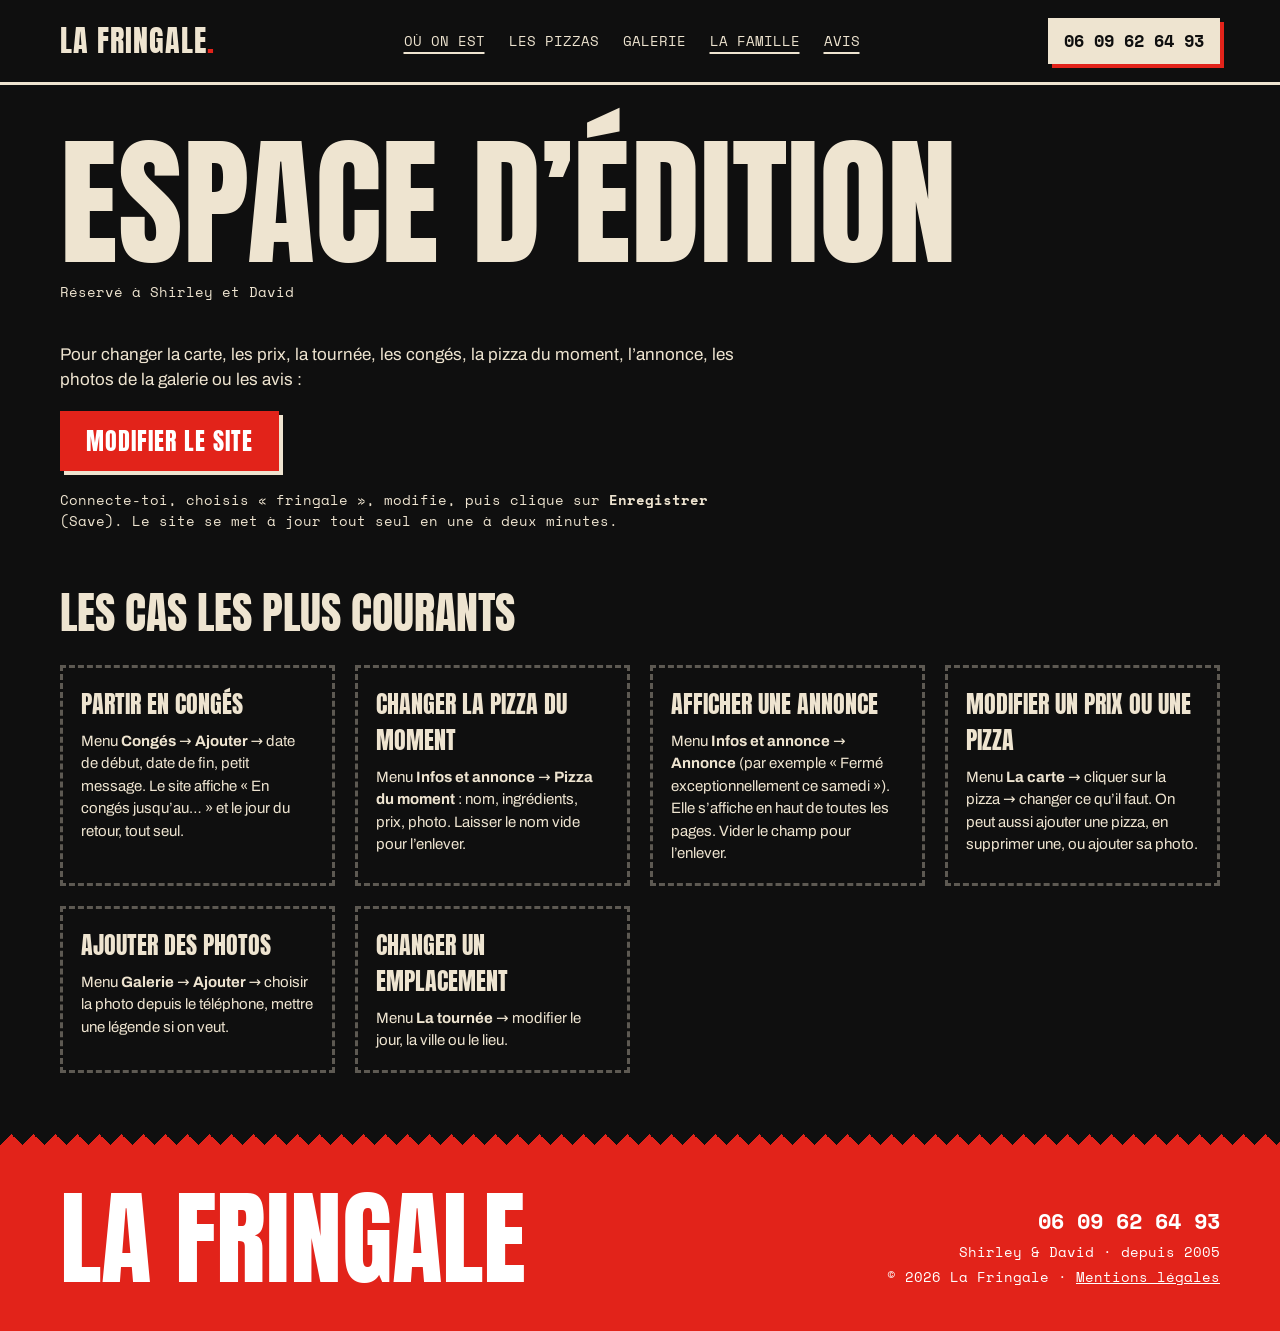
<file: admin.html>
<!doctype html>
<html lang="fr">
<head>
  <meta charset="utf-8">
  <meta name="viewport" content="width=device-width, initial-scale=1">
  <title>Espace d’édition · La Fringale</title>
  <meta name="description" content="Espace réservé à Shirley et David pour modifier le site.">
  <meta name="robots" content="noindex">
  <meta name="theme-color" content="#0f0f0f">
  <link rel="icon" type="image/png" href="images/favicon.png">
  <link rel="apple-touch-icon" href="images/apple-touch-icon.png">
  <meta property="og:title" content="Espace d’édition · La Fringale">
  <meta property="og:image" content="images/partage.jpg">
  <link rel="preload" href="assets/polices/anton.woff2" as="font" type="font/woff2" crossorigin>
  <link rel="stylesheet" href="assets/style.css">
</head>
<body>
  <p class="annonce" id="annonce" hidden></p>

  <header class="entete">
    <div class="conteneur">
      <a class="logo" href="index.html">La Fringale<span>.</span></a>
      <nav class="nav" aria-label="Navigation principale">
        <a href="index.html#tournee" aria-current="page">Où on est</a>
        <a href="carte.html">Les pizzas</a>
        <a href="galerie.html">Galerie</a>
        <a href="index.html#famille" aria-current="page">La famille</a>
        <a href="index.html#avis" aria-current="page">Avis</a>
      </nav>
      <a class="bouton-tel" href="tel:+33609626493" data-tel data-tel-texte>06 09 62 64 93</a>
    </div>
  </header>

  <main class="conteneur admin" style="padding-bottom: 72px">
    <div class="carte-entete">
      <h1>Espace d’édition</h1>
      <p class="note-mono" style="margin: 8px 0 0">Réservé à Shirley et David</p>
    </div>

    <div class="admin-entree">
      <p>Pour changer la carte, les prix, la tournée, les congés, la pizza du moment, l’annonce, les photos de la galerie ou les avis :</p>
      <a class="bouton" href="https://app.pagescms.org/" target="_blank" rel="noopener">Modifier le site</a>
      <p class="note-mono">Connecte-toi, choisis « fringale », modifie, puis clique sur <strong>Enregistrer</strong> (Save). Le site se met à jour tout seul en une à deux minutes.</p>
    </div>

    <h2 class="groupe-titre">Les cas les plus courants</h2>
    <div class="admin-cas">
      <article class="info">
        <h3>Partir en congés</h3>
        <p>Menu <strong>Congés</strong> → <strong>Ajouter</strong> → date de début, date de fin, petit message. Le site affiche « En congés jusqu’au… » et le jour du retour, tout seul.</p>
      </article>
      <article class="info">
        <h3>Changer la pizza du moment</h3>
        <p>Menu <strong>Infos et annonce</strong> → <strong>Pizza du moment</strong> : nom, ingrédients, prix, photo. Laisser le nom vide pour l’enlever.</p>
      </article>
      <article class="info">
        <h3>Afficher une annonce</h3>
        <p>Menu <strong>Infos et annonce</strong> → <strong>Annonce</strong> (par exemple « Fermé exceptionnellement ce samedi »). Elle s’affiche en haut de toutes les pages. Vider le champ pour l’enlever.</p>
      </article>
      <article class="info">
        <h3>Modifier un prix ou une pizza</h3>
        <p>Menu <strong>La carte</strong> → cliquer sur la pizza → changer ce qu’il faut. On peut aussi ajouter une pizza, en supprimer une, ou ajouter sa photo.</p>
      </article>
      <article class="info">
        <h3>Ajouter des photos</h3>
        <p>Menu <strong>Galerie</strong> → <strong>Ajouter</strong> → choisir la photo depuis le téléphone, mettre une légende si on veut.</p>
      </article>
      <article class="info">
        <h3>Changer un emplacement</h3>
        <p>Menu <strong>La tournée</strong> → modifier le jour, la ville ou le lieu.</p>
      </article>
    </div>
  </main>

  <footer class="pied">
    <div class="conteneur">
      <div class="pied-logo">La Fringale</div>
      <div class="pied-infos">
        <a class="tel" href="tel:+33609626493" data-tel data-tel-texte>06 09 62 64 93</a>
        <p>Shirley &amp; David · depuis 2005</p>
        <p><a href="#" data-reseau="facebook" hidden>Facebook</a> <a href="#" data-reseau="instagram" hidden>Instagram</a></p>
        <p>© <span id="annee">2026</span> La Fringale · <a href="mentions-legales.html">Mentions légales</a></p>
      </div>
    </div>
  </footer>

  <a class="appel-fixe" href="tel:+33609626493" data-tel>Appeler pour commander</a>

  <dialog class="popup-tel" id="popup-tel" aria-labelledby="popup-tel-titre">
    <button class="popup-fermer" type="button" data-fermer aria-label="Fermer">×</button>
    <p class="popup-etiquette" id="popup-tel-titre">Pour commander</p>
    <a class="popup-numero" href="tel:+33609626493" data-tel-direct>06 09 62 64 93</a>
    <p class="popup-info">Commande dès le matin, ta pizza est prête à l’heure convenue entre 17h et 21h.</p>
    <div class="popup-actions">
      <a class="bouton" href="tel:+33609626493" data-tel-direct>Appeler</a>
      <button class="popup-copier" type="button" data-copier>Copier le numéro</button>
    </div>
  </dialog>

  <script src="assets/donnees.js"></script>
  <script src="assets/app.js"></script>
</body>
</html>
</file>
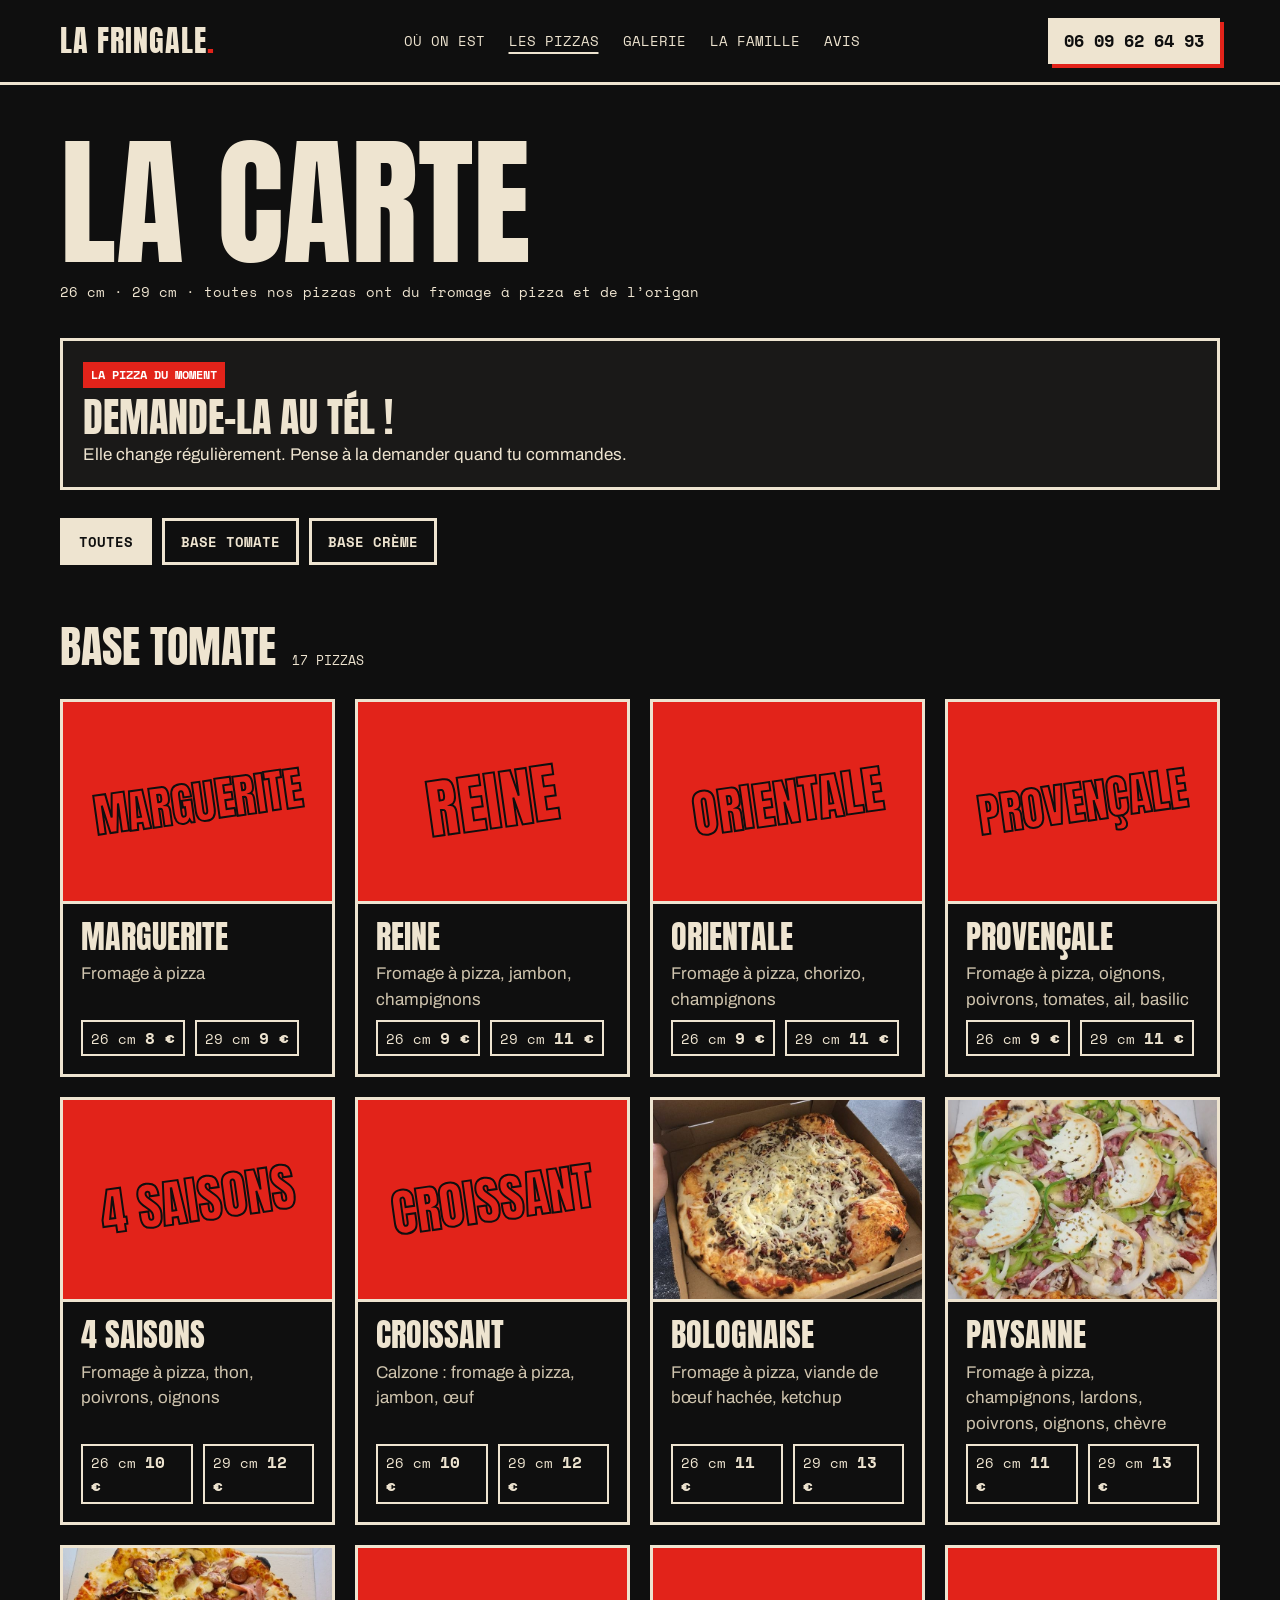
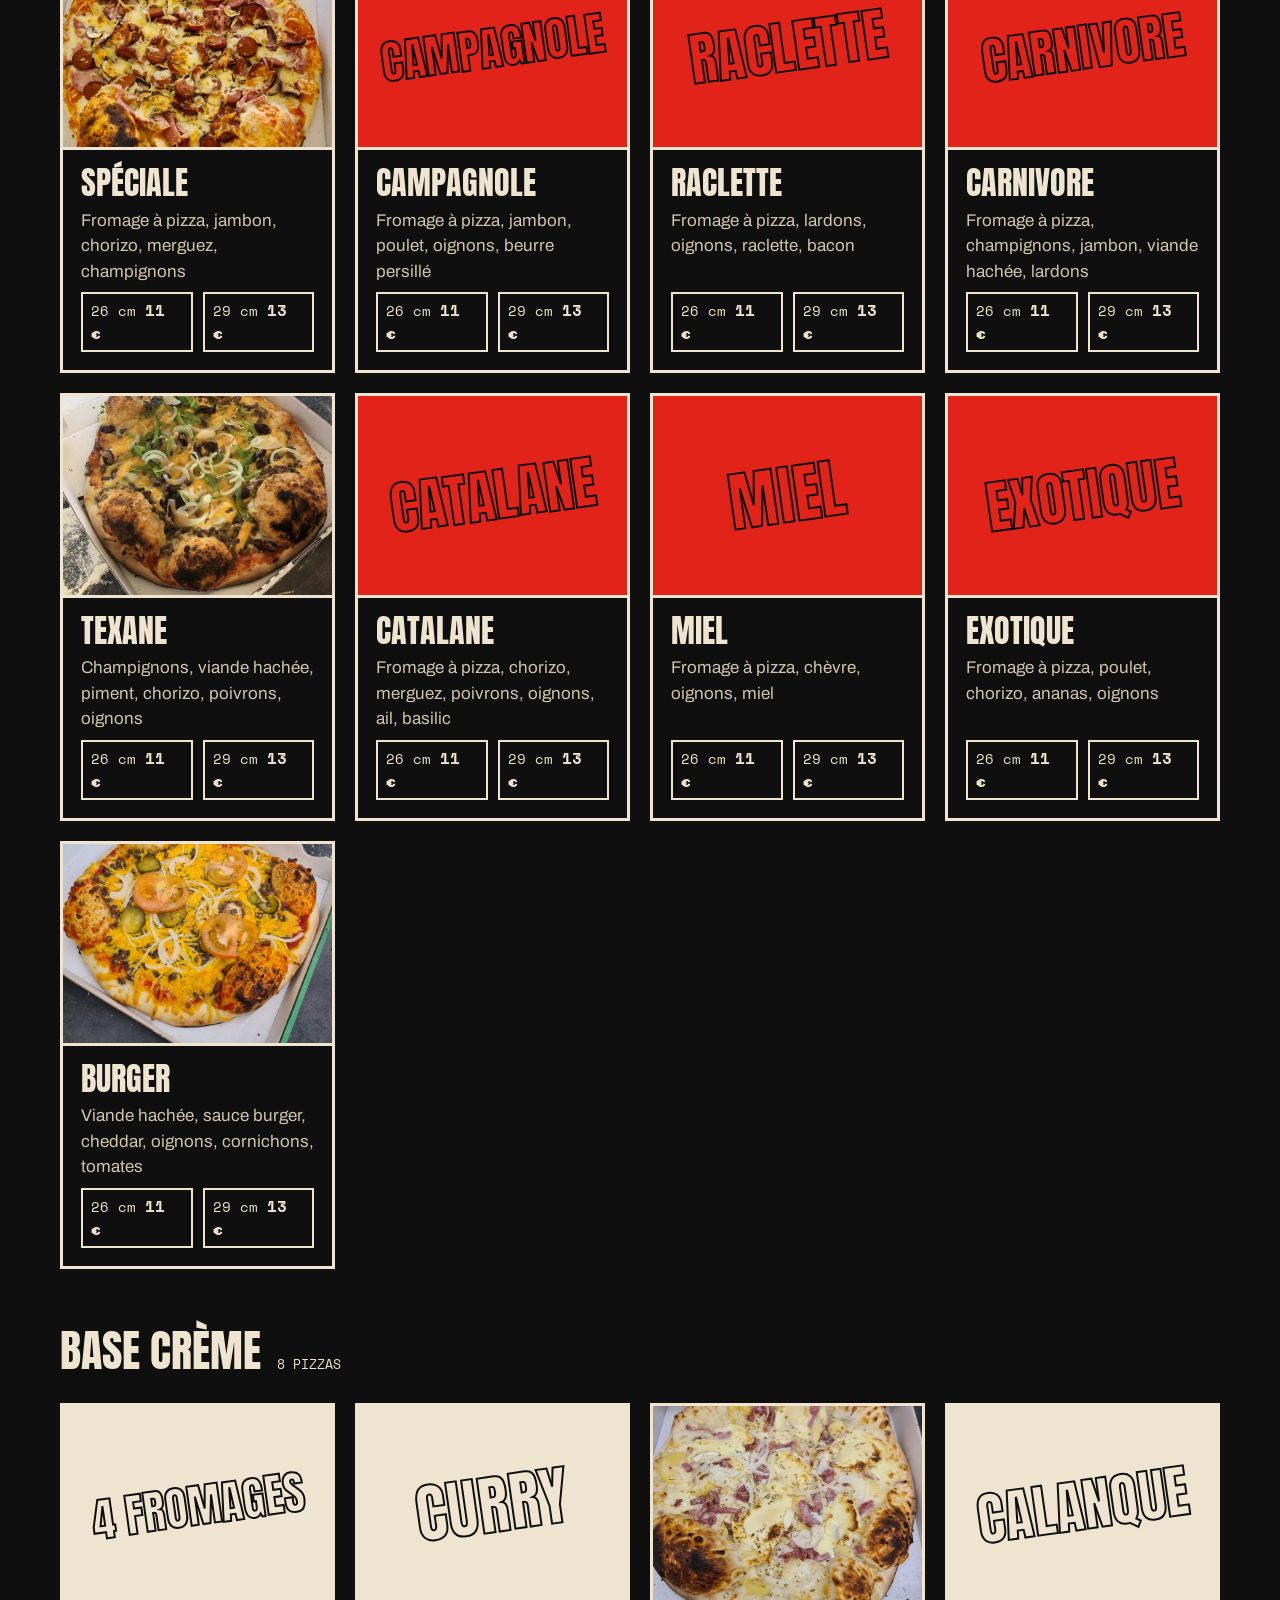
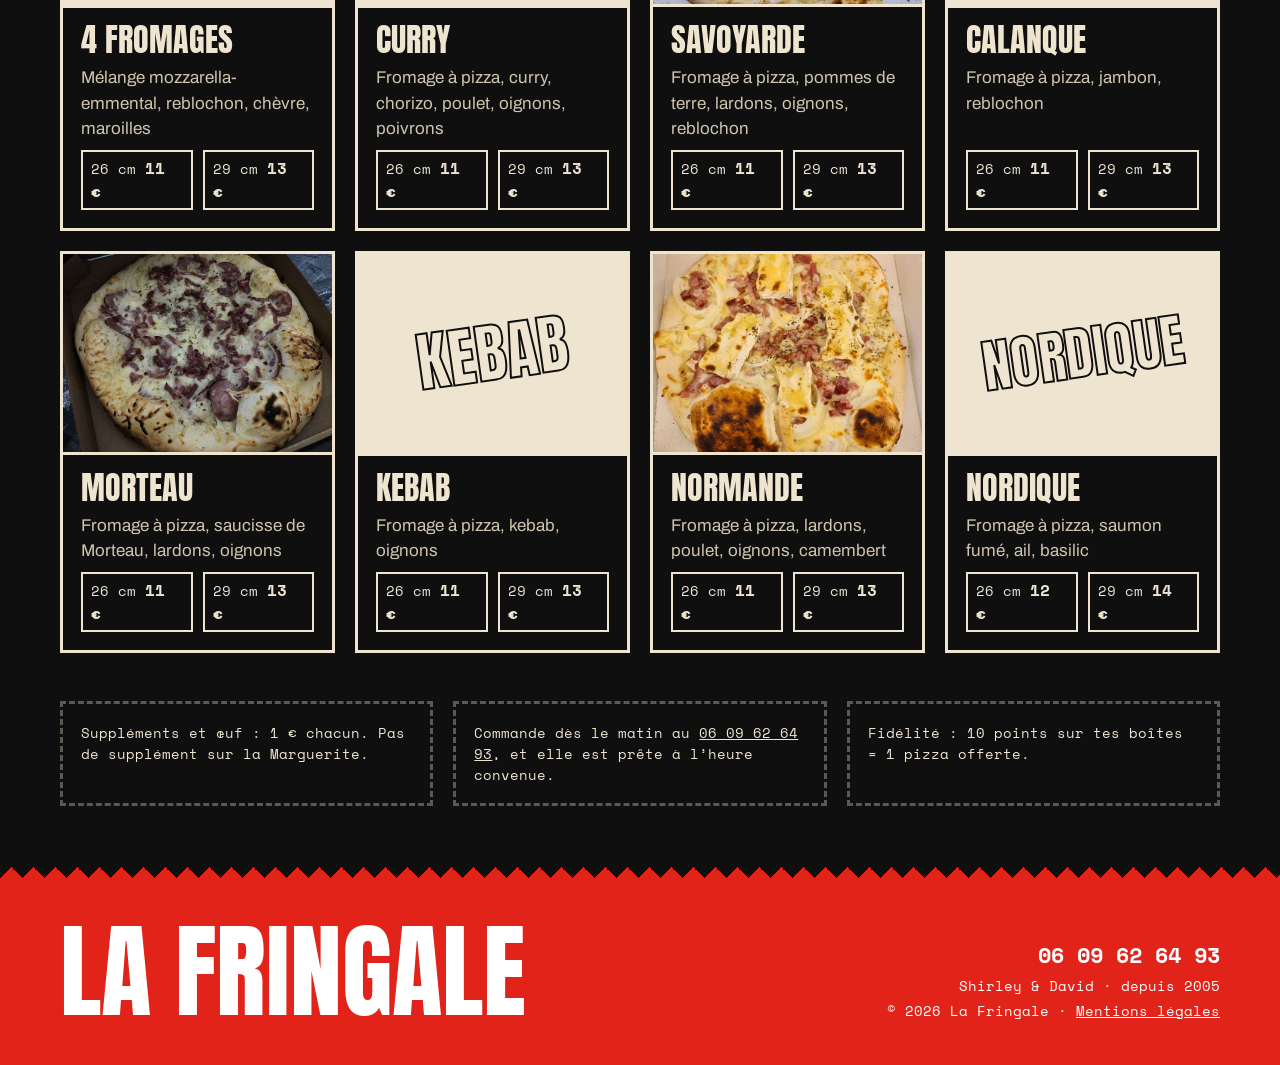
<file: carte.html>
<!doctype html>
<html lang="fr">
<head>
  <meta charset="utf-8">
  <meta name="viewport" content="width=device-width, initial-scale=1">
  <title>La carte · La Fringale, pizzas au camion</title>
  <meta name="description" content="Les 25 pizzas de La Fringale, base tomate ou base crème, en 26 cm ou 29 cm, de 8 € à 14 €. Commande au 06 09 62 64 93.">
  <meta name="theme-color" content="#0f0f0f">
  <link rel="icon" type="image/png" href="images/favicon.png">
  <link rel="apple-touch-icon" href="images/apple-touch-icon.png">
  <meta property="og:title" content="La carte · La Fringale">
  <meta property="og:image" content="images/partage.jpg">
  <link rel="preload" href="assets/polices/anton.woff2" as="font" type="font/woff2" crossorigin>
  <link rel="stylesheet" href="assets/style.css">
</head>
<body>
  <p class="annonce" id="annonce" hidden></p>

  <header class="entete">
    <div class="conteneur">
      <a class="logo" href="index.html">La Fringale<span>.</span></a>
      <nav class="nav" aria-label="Navigation principale">
        <a href="index.html#tournee">Où on est</a>
        <a href="carte.html" aria-current="page">Les pizzas</a>
        <a href="galerie.html">Galerie</a>
        <a href="index.html#famille">La famille</a>
        <a href="index.html#avis">Avis</a>
      </nav>
      <a class="bouton-tel" href="tel:+33609626493" data-tel data-tel-texte>06 09 62 64 93</a>
    </div>
  </header>

  <main class="conteneur" style="padding-bottom: 72px">
    <div class="carte-entete">
      <h1>La carte</h1>
      <p class="note-mono" style="margin: 8px 0 0">26 cm · 29 cm · toutes nos pizzas ont du fromage à pizza et de l’origan</p>
    </div>

    <section class="moment" id="pizza-moment" aria-label="La pizza du moment">
      <div class="moment-texte">
        <span class="moment-etiquette">La pizza du moment</span>
        <h2>Demande-la au tél&nbsp;!</h2>
        <p>Elle change régulièrement. Pense à la demander quand tu commandes.</p>
      </div>
    </section>

    <div class="filtres" role="group" aria-label="Filtrer les pizzas">
      <button class="filtre" type="button" data-filtre="toutes" aria-pressed="true">Toutes</button>
      <button class="filtre" type="button" data-filtre="tomate" aria-pressed="false">Base tomate</button>
      <button class="filtre" type="button" data-filtre="creme" aria-pressed="false">Base crème</button>
    </div>

    <div id="carte-complete"></div>

    <div class="infos-carte">
      <div class="info"><p>Suppléments et œuf : 1 € chacun. Pas de supplément sur la Marguerite.</p></div>
      <div class="info"><p>Commande dès le matin au <a href="tel:+33609626493" data-tel data-tel-texte>06 09 62 64 93</a>, et elle est prête à l’heure convenue.</p></div>
      <div class="info"><p>Fidélité : 10 points sur tes boîtes = 1 pizza offerte.</p></div>
    </div>
  </main>

  <footer class="pied">
    <div class="conteneur">
      <div class="pied-logo">La Fringale</div>
      <div class="pied-infos">
        <a class="tel" href="tel:+33609626493" data-tel data-tel-texte>06 09 62 64 93</a>
        <p>Shirley &amp; David · depuis 2005</p>
        <p><a href="#" data-reseau="facebook" hidden>Facebook</a> <a href="#" data-reseau="instagram" hidden>Instagram</a></p>
        <p>© <span id="annee">2026</span> La Fringale · <a href="mentions-legales.html">Mentions légales</a></p>
      </div>
    </div>
  </footer>

  <a class="appel-fixe" href="tel:+33609626493" data-tel>Appeler pour commander</a>

  <dialog class="popup-tel" id="popup-tel" aria-labelledby="popup-tel-titre">
    <button class="popup-fermer" type="button" data-fermer aria-label="Fermer">×</button>
    <p class="popup-etiquette" id="popup-tel-titre">Pour commander</p>
    <a class="popup-numero" href="tel:+33609626493" data-tel-direct>06 09 62 64 93</a>
    <p class="popup-info">Commande dès le matin, ta pizza est prête à l’heure convenue entre 17h et 21h.</p>
    <div class="popup-actions">
      <a class="bouton" href="tel:+33609626493" data-tel-direct>Appeler</a>
      <button class="popup-copier" type="button" data-copier>Copier le numéro</button>
    </div>
  </dialog>

  <script src="assets/donnees.js"></script>
  <script src="assets/app.js"></script>
</body>
</html>
</file>
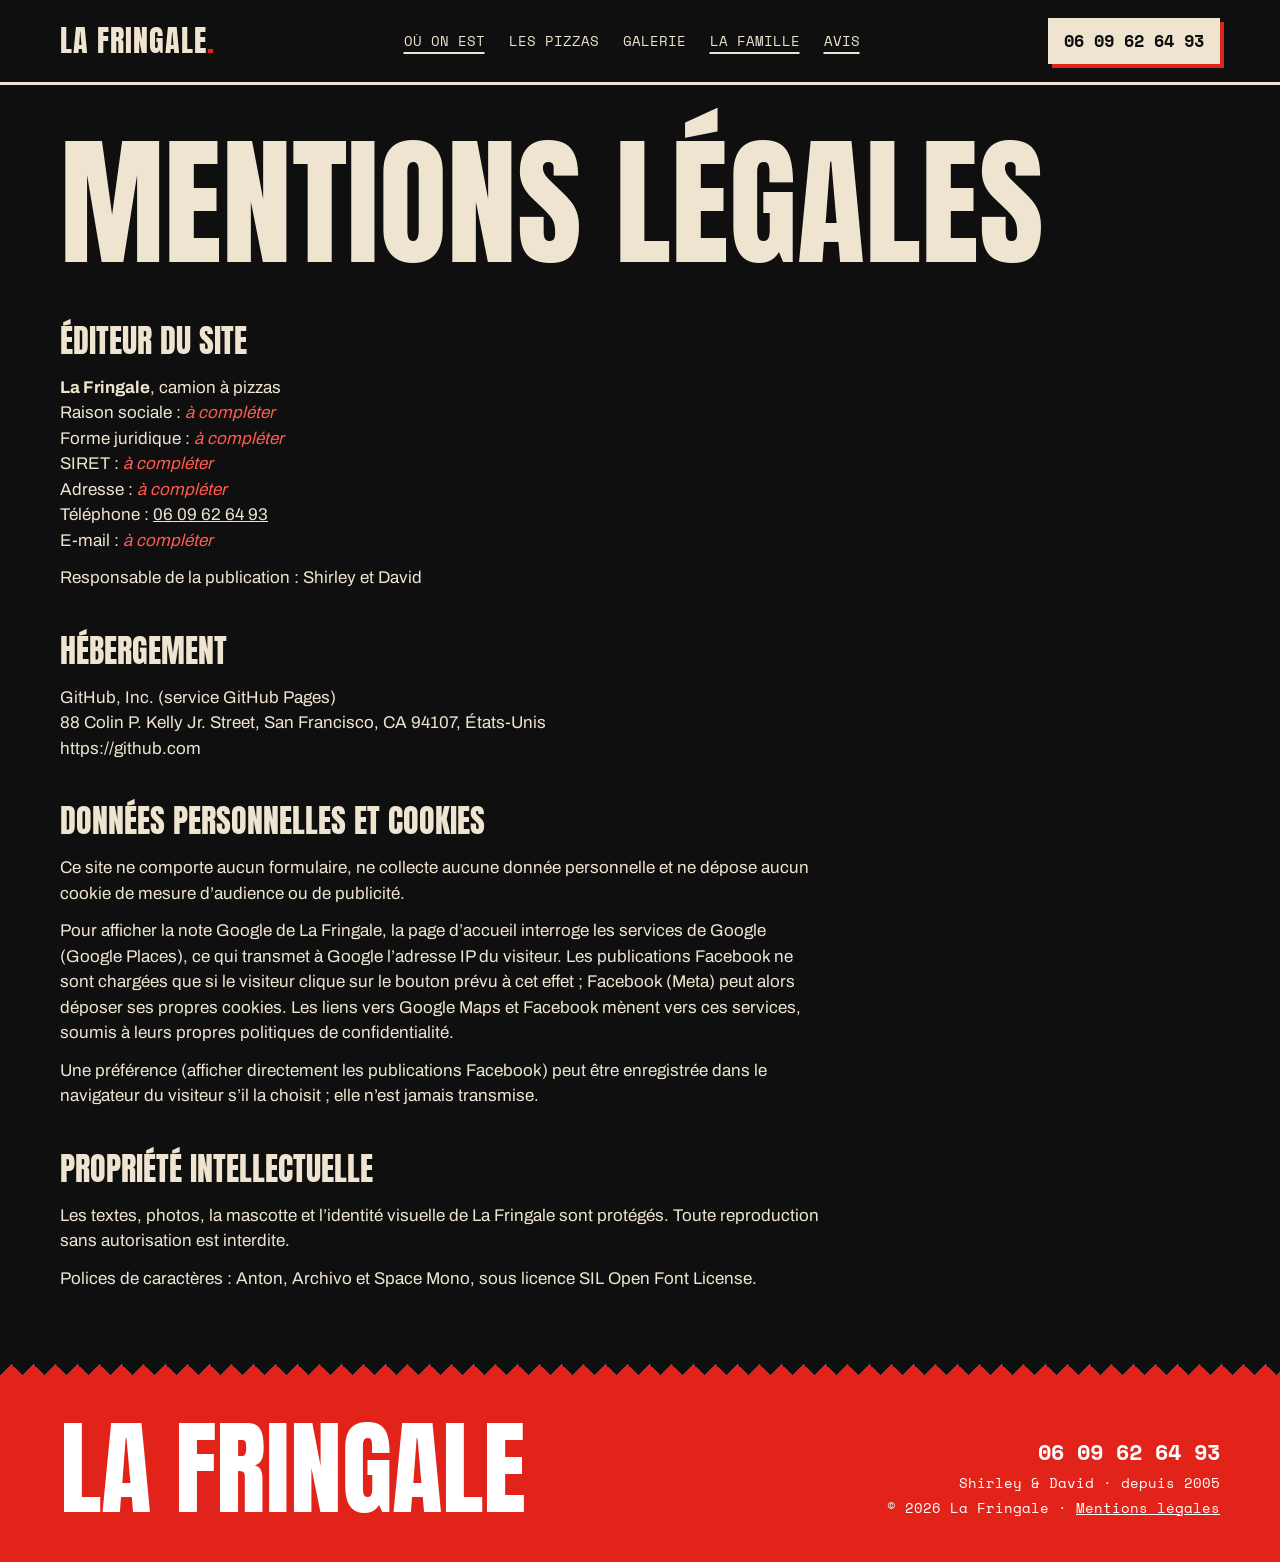
<file: mentions-legales.html>
<!doctype html>
<html lang="fr">
<head>
  <meta charset="utf-8">
  <meta name="viewport" content="width=device-width, initial-scale=1">
  <title>Mentions légales · La Fringale</title>
  <meta name="description" content="Mentions légales du site de La Fringale, camion à pizzas.">
  <meta name="theme-color" content="#0f0f0f">
  <link rel="icon" type="image/png" href="images/favicon.png">
  <link rel="apple-touch-icon" href="images/apple-touch-icon.png">
  <meta property="og:title" content="Mentions légales · La Fringale">
  <meta property="og:image" content="images/partage.jpg">
  <link rel="preload" href="assets/polices/anton.woff2" as="font" type="font/woff2" crossorigin>
  <link rel="stylesheet" href="assets/style.css">
</head>
<body>
  <p class="annonce" id="annonce" hidden></p>

  <header class="entete">
    <div class="conteneur">
      <a class="logo" href="index.html">La Fringale<span>.</span></a>
      <nav class="nav" aria-label="Navigation principale">
        <a href="index.html#tournee" aria-current="page">Où on est</a>
        <a href="carte.html">Les pizzas</a>
        <a href="galerie.html">Galerie</a>
        <a href="index.html#famille" aria-current="page">La famille</a>
        <a href="index.html#avis" aria-current="page">Avis</a>
      </nav>
      <a class="bouton-tel" href="tel:+33609626493" data-tel data-tel-texte>06 09 62 64 93</a>
    </div>
  </header>

  <main class="conteneur legal" style="padding-bottom: 72px">
    <div class="carte-entete">
      <h1>Mentions légales</h1>
    </div>

    <section>
      <h2>Éditeur du site</h2>
      <p><strong data-legal="nomCommercial">La Fringale</strong>, camion à pizzas<br>
        Raison sociale : <span data-legal="raisonSociale"></span><br>
        Forme juridique : <span data-legal="formeJuridique"></span><br>
        SIRET : <span data-legal="siret"></span><br>
        Adresse : <span data-legal="adresse"></span><br>
        Téléphone : <a href="tel:+33609626493" data-tel-direct data-tel-texte>06 09 62 64 93</a><br>
        E-mail : <span data-legal="email"></span></p>
      <p>Responsable de la publication : <span data-legal="responsablePublication"></span></p>
    </section>

    <section>
      <h2>Hébergement</h2>
      <p>GitHub, Inc. (service GitHub Pages)<br>88 Colin P. Kelly Jr. Street, San Francisco, CA 94107, États-Unis<br>https://github.com</p>
    </section>

    <section>
      <h2>Données personnelles et cookies</h2>
      <p>Ce site ne comporte aucun formulaire, ne collecte aucune donnée personnelle et ne dépose aucun cookie de mesure d’audience ou de publicité.</p>
      <p>Pour afficher la note Google de La Fringale, la page d’accueil interroge les services de Google (Google Places), ce qui transmet à Google l’adresse IP du visiteur. Les publications Facebook ne sont chargées que si le visiteur clique sur le bouton prévu à cet effet ; Facebook (Meta) peut alors déposer ses propres cookies. Les liens vers Google Maps et Facebook mènent vers ces services, soumis à leurs propres politiques de confidentialité.</p>
      <p>Une préférence (afficher directement les publications Facebook) peut être enregistrée dans le navigateur du visiteur s’il la choisit ; elle n’est jamais transmise.</p>
    </section>

    <section>
      <h2>Propriété intellectuelle</h2>
      <p>Les textes, photos, la mascotte et l’identité visuelle de La Fringale sont protégés. Toute reproduction sans autorisation est interdite.</p>
      <p>Polices de caractères : Anton, Archivo et Space Mono, sous licence SIL Open Font License.</p>
    </section>
  </main>

  <footer class="pied">
    <div class="conteneur">
      <div class="pied-logo">La Fringale</div>
      <div class="pied-infos">
        <a class="tel" href="tel:+33609626493" data-tel data-tel-texte>06 09 62 64 93</a>
        <p>Shirley &amp; David · depuis 2005</p>
        <p><a href="#" data-reseau="facebook" hidden>Facebook</a> <a href="#" data-reseau="instagram" hidden>Instagram</a></p>
        <p>© <span id="annee">2026</span> La Fringale · <a href="mentions-legales.html">Mentions légales</a></p>
      </div>
    </div>
  </footer>

  <a class="appel-fixe" href="tel:+33609626493" data-tel>Appeler pour commander</a>

  <dialog class="popup-tel" id="popup-tel" aria-labelledby="popup-tel-titre">
    <button class="popup-fermer" type="button" data-fermer aria-label="Fermer">×</button>
    <p class="popup-etiquette" id="popup-tel-titre">Pour commander</p>
    <a class="popup-numero" href="tel:+33609626493" data-tel-direct>06 09 62 64 93</a>
    <p class="popup-info">Commande dès le matin, ta pizza est prête à l’heure convenue entre 17h et 21h.</p>
    <div class="popup-actions">
      <a class="bouton" href="tel:+33609626493" data-tel-direct>Appeler</a>
      <button class="popup-copier" type="button" data-copier>Copier le numéro</button>
    </div>
  </dialog>

  <script src="assets/donnees.js"></script>
  <script src="assets/app.js"></script>
</body>
</html>
</file>
<file: assets/style.css>
/* La Fringale — feuille de style */

/* Polices hébergées sur le site (licence SIL Open Font License) : Anton, Archivo, Space Mono */
@font-face { font-family: 'Anton'; font-style: normal; font-weight: 400; font-display: swap; src: url(polices/anton.woff2) format('woff2'); }
@font-face { font-family: 'Archivo'; font-style: normal; font-weight: 100 900; font-display: swap; src: url(polices/archivo.woff2) format('woff2'); }
@font-face { font-family: 'Space Mono'; font-style: normal; font-weight: 400; font-display: swap; src: url(polices/space-mono-400.woff2) format('woff2'); }
@font-face { font-family: 'Space Mono'; font-style: normal; font-weight: 700; font-display: swap; src: url(polices/space-mono-700.woff2) format('woff2'); }


:root {
  --noir: #0f0f0f;
  --noir-2: #1a1918;
  --creme: #eee4d0;
  --creme-2: #cfc4ae;
  --rouge: #e2231a;
  --rouge-fonce: #c41e16;
  --rouge-texte: #ff5a4f;
  --trait: rgba(238, 228, 208, 0.35);
  --titre: 'Anton', 'Impact', sans-serif;
  --mono: 'Space Mono', ui-monospace, monospace;
  --texte: 'Archivo', system-ui, sans-serif;
  --page: 1240px;
  --marge: clamp(16px, 4vw, 40px);
}

*, *::before, *::after { box-sizing: border-box; }

html { scroll-behavior: smooth; -webkit-text-size-adjust: 100%; }
@media (prefers-reduced-motion: reduce) { html { scroll-behavior: auto; } }

body {
  margin: 0;
  background: var(--noir);
  color: var(--creme);
  font-family: var(--texte);
  font-size: 17px;
  line-height: 1.5;
}

img { max-width: 100%; height: auto; display: block; }
[hidden] { display: none !important; }
a { color: var(--creme); }
a:hover { color: #fff; }
:focus-visible { outline: 3px solid var(--rouge-texte); outline-offset: 3px; }

.conteneur { max-width: var(--page); margin: 0 auto; padding-left: var(--marge); padding-right: var(--marge); }
.mono { font-family: var(--mono); }
.majuscules { text-transform: uppercase; }
.visuellement-cache { position: absolute; width: 1px; height: 1px; overflow: hidden; clip: rect(0 0 0 0); white-space: nowrap; }

/* ---------- Bandeau d'annonce ---------- */
.annonce {
  background: var(--creme); color: var(--noir);
  font-family: var(--mono); font-weight: 700; font-size: 14px;
  text-align: center; padding: 10px var(--marge);
}
.annonce[hidden] { display: none; }

/* ---------- En-tête ---------- */
.entete { border-bottom: 3px solid var(--creme); }
.entete .conteneur {
  display: flex; flex-wrap: wrap; align-items: center; justify-content: space-between;
  gap: 12px 28px; padding-top: 18px; padding-bottom: 18px;
}
.logo { font-family: var(--titre); font-size: 30px; letter-spacing: 1px; text-transform: uppercase; text-decoration: none; line-height: 1; }
.logo span { color: var(--rouge); }
.nav { display: flex; flex-wrap: wrap; gap: 6px 24px; font-family: var(--mono); font-size: 14px; text-transform: uppercase; }
.nav a { text-decoration: none; padding: 6px 0; }
.nav a[aria-current="page"] { text-decoration: underline; text-underline-offset: 6px; text-decoration-thickness: 2px; }

.bouton-tel {
  font-family: var(--mono); font-weight: 700; text-decoration: none;
  color: var(--noir); background: var(--creme);
  padding: 10px 16px; min-height: 44px; display: inline-flex; align-items: center; gap: 8px;
  box-shadow: 4px 4px 0 var(--rouge);
}
.bouton-tel:hover { color: var(--noir); transform: translate(-1px, -1px); box-shadow: 5px 5px 0 var(--rouge); }

.bouton {
  display: inline-block; text-decoration: none;
  background: var(--rouge); color: #fff;
  font-family: var(--titre); font-size: 24px; letter-spacing: 1px; text-transform: uppercase;
  padding: 12px 26px; box-shadow: 4px 4px 0 var(--creme);
  border: 0; cursor: pointer;
}
.bouton:hover { color: #fff; transform: translate(-1px, -1px); box-shadow: 5px 5px 0 var(--creme); }

.lien-fleche { font-family: var(--mono); font-weight: 700; }

/* ---------- Accueil : héros ---------- */
.heros .conteneur {
  display: flex; flex-wrap: wrap; align-items: center; gap: 24px;
  padding-top: 40px; padding-bottom: 72px;
}
.heros-texte { flex: 1 1 520px; min-width: 0; }
.surtitre { margin: 0 0 14px; font-family: var(--mono); font-size: 13px; text-transform: uppercase; }
.heros h1 {
  margin: 0; font-family: var(--titre); font-weight: 400;
  font-size: clamp(72px, 11vw, 176px); line-height: 0.96; letter-spacing: -1px; text-transform: uppercase;
}
.heros h1 .rouge { color: var(--rouge); }
.insecable { white-space: nowrap; display: block; }
.heros h1 .ligne-1 { display: block; margin-bottom: 0.26em; }

.ce-soir { margin-top: 28px; border: 3px solid var(--creme); padding: 18px 20px; max-width: 500px; }
.ce-soir-etiquette { margin: 0; font-family: var(--mono); font-size: 13px; font-weight: 700; text-transform: uppercase; color: var(--rouge-texte); }
.ce-soir-ville { margin: 4px 0 0; font-family: var(--titre); font-size: clamp(40px, 6vw, 52px); line-height: 1.05; text-transform: uppercase; }
.ce-soir-lieu { margin: 2px 0 0; }
.ce-soir-message { margin: 10px 0 0; font-size: 15px; color: var(--creme-2); }

.heros-actions { display: flex; flex-wrap: wrap; gap: 14px 18px; margin-top: 24px; align-items: center; }
.heros-actions p { margin: 0; max-width: 30ch; font-size: 15px; }

.heros-visuel { flex: 1 1 440px; min-width: 0; position: relative; display: flex; justify-content: center; padding-top: 56px; }
.mascotte { width: 100%; max-width: 600px; height: auto; }
.bulle {
  position: absolute; top: 0; right: 0; max-width: 230px;
  background: var(--creme); color: var(--noir); border: 3px solid var(--noir);
  box-shadow: 4px 4px 0 var(--rouge);
  padding: 10px 14px; font-family: var(--mono); font-size: 13px; font-weight: 700; line-height: 1.35;
  transform: rotate(3deg);
}
.tampon {
  position: absolute; left: 4%; bottom: -4%;
  width: 128px; height: 128px; border-radius: 50%; border: 3px solid var(--creme); background: var(--noir);
  display: flex; flex-direction: column; align-items: center; justify-content: center; text-align: center;
  font-family: var(--mono); font-size: 12px; line-height: 1.2; text-transform: uppercase;
  transform: rotate(-12deg);
}
.tampon strong { font-family: var(--titre); font-weight: 400; font-size: 36px; line-height: 1; }

/* ---------- Bande des villes ---------- */
.bande {
  background: var(--rouge); color: var(--noir);
  font-family: var(--titre); font-size: clamp(26px, 3vw, 34px); letter-spacing: 1px; text-transform: uppercase;
  white-space: nowrap; overflow: hidden; padding: 10px 0;
}
.bande-defile { display: inline-block; animation: defile 40s linear infinite; }
@keyframes defile { from { transform: translateX(0); } to { transform: translateX(-50%); } }
@media (prefers-reduced-motion: reduce) { .bande-defile { animation: none; } }

/* ---------- Sections ---------- */
.section { padding-top: 64px; padding-bottom: 64px; }
.section + .section-bord { border-top: 3px solid var(--creme); }
.titre-section {
  margin: 0 0 8px; font-family: var(--titre); font-weight: 400;
  font-size: clamp(48px, 7vw, 64px); line-height: 1; text-transform: uppercase;
}
.chapo { margin: 0 0 28px; }
.note-mono { font-family: var(--mono); font-size: 14px; }

/* ---------- Tournée ---------- */
.tournee-grille { display: grid; grid-template-columns: repeat(auto-fit, minmax(230px, 1fr)); gap: 20px; margin-top: 28px; }
.etape { border: 3px solid var(--creme); padding: 20px; display: flex; flex-direction: column; gap: 6px; }
.etape-jour { font-family: var(--mono); font-size: 13px; font-weight: 700; text-transform: uppercase; }
.etape-ville { font-family: var(--titre); font-size: 40px; line-height: 1.05; text-transform: uppercase; }
.etape.aujourdhui { background: var(--creme); color: var(--noir); }
.etape.ferme { opacity: 0.55; }

/* ---------- Carte (extrait accueil) ---------- */
.carte-accueil { display: flex; flex-wrap: wrap; gap: 48px; }
.carte-accueil > div { flex: 1 1 440px; min-width: 0; }
.ticket { font-family: var(--mono); font-size: 15px; }
.ticket-ligne { display: flex; gap: 12px; padding: 10px 0; border-bottom: 2px dashed var(--trait); }
.ticket-ligne span:first-child { flex: 1; font-weight: 700; }
.ticket-ligne span:not(:first-child) { width: 56px; text-align: right; white-space: nowrap; }
.ticket-entete { font-size: 12px; text-transform: uppercase; padding-top: 18px; }
.ticket-entete:first-child { padding-top: 10px; }
.ticket-entete span:first-child { font-weight: 400; }
.ticket-pizza summary { cursor: pointer; list-style: none; }
.ticket-pizza summary::-webkit-details-marker { display: none; }
.ticket-pizza summary:hover span:first-child { color: #fff; text-decoration: underline; text-underline-offset: 4px; }
.ticket-plus { display: inline-block; width: 1.4em; color: var(--rouge-texte); transition: transform 0.15s; }
.ticket-pizza[open] .ticket-plus { transform: rotate(45deg); }
.ticket-pizza[open] summary { border-bottom-style: solid; }
.ticket-ingredients { margin: 0; padding: 10px 0 12px 1.4em; font-family: var(--texte); font-size: 15px; color: var(--creme-2); border-bottom: 2px dashed var(--trait); }
.astuce { margin: 0 0 6px; font-family: var(--mono); font-size: 12px; color: var(--creme-2); }

.polaroids { display: grid; grid-template-columns: repeat(2, minmax(0, 1fr)); gap: 18px; align-content: start; }
.polaroid { margin: 0; border: 3px solid var(--creme); background: var(--creme); }
.polaroid img { width: 100%; aspect-ratio: 1; object-fit: cover; }
.polaroid figcaption { font-family: var(--mono); font-size: 12px; padding: 6px 8px; text-transform: uppercase; color: var(--noir); }
.polaroid:nth-child(1) { transform: rotate(-2deg); }
.polaroid:nth-child(2) { transform: rotate(2deg); margin-top: 24px; }
.polaroid:nth-child(3) { grid-column: span 2; transform: rotate(1deg); }
.polaroid:nth-child(3) img { aspect-ratio: 16 / 9; }
.polaroid:nth-child(3) figcaption { background: var(--rouge); color: #fff; }

/* ---------- Famille ---------- */
.famille { background: var(--creme); color: var(--noir); }
.famille a { color: var(--noir); }
.famille .conteneur { display: flex; flex-wrap: wrap; gap: 40px; align-items: center; padding-top: 64px; padding-bottom: 72px; }
.famille-texte { flex: 1 1 520px; min-width: 0; }
.famille-texte p { font-size: 19px; margin: 0 0 14px; max-width: 58ch; }
.famille .titre-section span { color: var(--rouge-fonce); }
.photo-camion { margin-top: 24px; border: 3px solid var(--noir); width: 100%; aspect-ratio: 3 / 2; object-fit: cover; }
.sticker { filter: drop-shadow(5px 7px 0 rgba(15, 15, 15, 0.28)); }
.patronne { flex: 0 1 360px; min-width: 0; margin: 0 auto; display: flex; flex-direction: column; align-items: center; }
.patronne .sticker { width: 78%; max-width: 280px; transform: rotate(-5deg); position: relative; z-index: 1; }
.badge {
  position: relative; z-index: 2; margin-top: -48px; width: 100%;
  border: 3px solid var(--noir); background: #fff; box-shadow: 8px 8px 0 var(--rouge-fonce);
  padding: 14px 16px; transform: rotate(2deg);
}
.badge p { margin: 0; }
.badge-numero { font-family: var(--mono); font-size: 12px; text-transform: uppercase; }
.badge-nom { font-family: var(--titre); font-size: 30px; text-transform: uppercase; margin: 2px 0 6px !important; }

/* ---------- Avis ---------- */
.avis-grille { display: grid; grid-template-columns: repeat(auto-fit, minmax(260px, 1fr)); gap: 20px; margin-bottom: 24px; }
.avis-carte { margin: 0; border: 3px solid var(--creme); padding: 20px; display: flex; flex-direction: column; gap: 12px; }
.avis-carte blockquote { margin: 0; }
.avis-carte figcaption { font-family: var(--mono); font-size: 13px; text-transform: uppercase; }
.etoiles { color: var(--rouge-texte); letter-spacing: 2px; }
.avis-actions { display: flex; flex-wrap: wrap; gap: 12px 28px; }

/* ---------- Fidélité ---------- */
.fidelite { border: 3px dashed var(--creme); padding: 22px; display: flex; flex-wrap: wrap; gap: 8px 24px; align-items: center; justify-content: space-between; }
.fidelite strong { font-family: var(--titre); font-weight: 400; font-size: 34px; text-transform: uppercase; line-height: 1.1; }
.fidelite > div { flex: 1 1 320px; }

/* ---------- Pied de page ---------- */
.pied { background: var(--rouge); color: #fff; }
.pied a { color: #fff; }
.pied .conteneur { display: flex; flex-wrap: wrap; justify-content: space-between; gap: 20px; align-items: flex-end; padding-top: 44px; padding-bottom: 44px; }
.pied-logo { font-family: var(--titre); font-size: clamp(52px, 9vw, 104px); line-height: 0.95; text-transform: uppercase; }
.pied-infos { font-family: var(--mono); font-size: 14px; text-align: right; }
.pied-infos .tel { font-weight: 700; font-size: 22px; text-decoration: none; }
.pied-infos p { margin: 4px 0 0; }

/* ---------- Page carte ---------- */
.carte-entete { padding-top: 48px; padding-bottom: 8px; }
.carte-entete h1 { margin: 0; font-family: var(--titre); font-weight: 400; font-size: clamp(64px, 11vw, 140px); line-height: 1; text-transform: uppercase; }
.filtres { display: flex; flex-wrap: wrap; gap: 10px; margin: 28px 0 8px; }
.filtre {
  font-family: var(--mono); font-weight: 700; font-size: 14px; text-transform: uppercase;
  background: transparent; color: var(--creme); border: 3px solid var(--creme);
  padding: 10px 16px; min-height: 44px; cursor: pointer;
}
.filtre[aria-pressed="true"] { background: var(--creme); color: var(--noir); }

.moment {
  border: 3px solid var(--creme); background: var(--noir-2);
  display: flex; flex-wrap: wrap; gap: 20px; align-items: center; padding: 20px; margin: 28px 0 8px;
}
.moment img { width: 160px; aspect-ratio: 1; object-fit: cover; border: 3px solid var(--creme); }
.moment-texte { flex: 1 1 260px; }
.moment-etiquette { display: inline-block; background: var(--rouge); color: #fff; font-family: var(--mono); font-size: 12px; font-weight: 700; text-transform: uppercase; padding: 4px 8px; }
.moment h2 { margin: 8px 0 4px; font-family: var(--titre); font-weight: 400; font-size: 40px; text-transform: uppercase; line-height: 1.05; }
.moment p { margin: 0; }

.groupe-titre { margin: 48px 0 20px; font-family: var(--titre); font-weight: 400; font-size: 44px; text-transform: uppercase; display: flex; align-items: baseline; gap: 16px; flex-wrap: wrap; }
.groupe-titre small { font-family: var(--mono); font-size: 13px; }
.pizzas { display: grid; grid-template-columns: repeat(auto-fill, minmax(270px, 1fr)); gap: 20px; }
.pizza { border: 3px solid var(--creme); display: flex; flex-direction: column; }
.pizza img { width: 100%; aspect-ratio: 4 / 3; object-fit: cover; border-bottom: 3px solid var(--creme); }
.pizza-corps { padding: 16px 18px 18px; display: flex; flex-direction: column; gap: 8px; flex: 1; }
.pizza h3 { margin: 0; font-family: var(--titre); font-weight: 400; font-size: 32px; line-height: 1.05; text-transform: uppercase; }
.pizza-ingredients { margin: 0; color: var(--creme-2); flex: 1; }
.pizza-prix { display: flex; gap: 10px; font-family: var(--mono); font-size: 14px; }
.pizza-prix span { border: 2px solid var(--creme); padding: 4px 8px; }
.pizza-prix b { font-size: 16px; }

.infos-carte { margin-top: 48px; display: grid; grid-template-columns: repeat(auto-fit, minmax(260px, 1fr)); gap: 20px; }
.info { border: 3px dashed var(--trait); padding: 18px; font-family: var(--mono); font-size: 14px; }
.info p { margin: 0; }

/* ---------- Bouton d'appel fixe (téléphone) ---------- */
.appel-fixe { display: none; }
@media (max-width: 700px) {
  body { padding-bottom: 76px; }
  .appel-fixe {
    display: flex; position: fixed; left: 12px; right: 12px; bottom: 12px; z-index: 10;
    justify-content: center; align-items: center; gap: 10px;
    background: var(--rouge); color: #fff; text-decoration: none;
    font-family: var(--titre); font-size: 22px; letter-spacing: 1px; text-transform: uppercase;
    min-height: 56px; border: 3px solid var(--noir); box-shadow: 0 0 0 3px var(--creme);
  }
  .appel-fixe:hover { color: #fff; }
  .entete .bouton-tel { display: none; }
  .nav { width: 100%; justify-content: space-between; gap: 6px 14px; font-size: 13px; }
  .heros .conteneur { padding-top: 24px; padding-bottom: 56px; }
  .heros-visuel { padding-top: 64px; }
  .bulle { max-width: 200px; font-size: 12px; }
  .tampon { width: 104px; height: 104px; font-size: 10px; }
  .tampon strong { font-size: 30px; }
  .pied-infos { text-align: left; }
}

/* ---------- Derrière le camion ---------- */
.duo-grille { display: grid; grid-template-columns: repeat(auto-fit, minmax(280px, 1fr)); gap: 48px 64px; margin-top: 36px; }
.fiche { position: relative; max-width: 460px; }
.fiche:nth-child(2) { margin-top: 72px; }
.fiche-photo { border: 3px solid var(--creme); box-shadow: 10px 10px 0 var(--rouge); }
.fiche-photo img { width: 100%; aspect-ratio: 4 / 5; object-fit: cover; }
.fiche-nom {
  position: relative; display: inline-block; margin: -34px 0 0 -14px;
  background: var(--rouge); color: #fff; padding: 2px 16px 4px;
  font-family: var(--titre); font-weight: 400; font-size: clamp(44px, 6vw, 64px); line-height: 1.05; text-transform: uppercase;
  transform: rotate(-3deg);
}
.fiche-role { margin: 14px 0 0; font-family: var(--mono); font-size: 14px; text-transform: uppercase; }
@media (max-width: 700px) { .fiche:nth-child(2) { margin-top: 0; } }

/* ---------- Fidélité : mascotte ---------- */
.mascotte-fidelite { width: 220px; margin: -30px -10px -30px 0; }
@media (max-width: 700px) { .mascotte-fidelite { width: 200px; margin: 8px auto -10px; } }

/* ---------- Fenêtre du numéro ---------- */
.popup-tel {
  border: 3px solid var(--creme); background: var(--noir); color: var(--creme);
  padding: 28px 28px 26px; width: min(420px, calc(100% - 32px)); box-shadow: 8px 8px 0 var(--rouge);
  text-align: center;
}
.popup-tel::backdrop { background: rgba(0, 0, 0, 0.7); }
.popup-fermer { position: absolute; top: 6px; right: 8px; width: 44px; height: 44px; background: none; border: 0; color: var(--creme); font-size: 30px; cursor: pointer; line-height: 1; }
.popup-etiquette { margin: 0; font-family: var(--mono); font-size: 13px; font-weight: 700; text-transform: uppercase; color: var(--rouge-texte); }
.popup-numero { display: block; margin: 6px 0 10px; font-family: var(--titre); font-size: clamp(40px, 11vw, 56px); line-height: 1.1; text-decoration: none; letter-spacing: 1px; white-space: nowrap; }
.popup-info { margin: 0 0 22px; font-size: 15px; color: var(--creme-2); }
.popup-actions { display: flex; flex-wrap: wrap; gap: 12px; justify-content: center; align-items: center; }
.popup-copier { font-family: var(--mono); font-weight: 700; font-size: 14px; background: transparent; color: var(--creme); border: 3px solid var(--creme); padding: 12px 16px; min-height: 48px; cursor: pointer; }

/* ---------- Carte : tuile quand une pizza n'a pas encore de photo ---------- */
.pizza-tuile {
  aspect-ratio: 4 / 3; border-bottom: 3px solid var(--creme); overflow: hidden;
  display: flex; align-items: center; justify-content: center; container-type: inline-size;
}
.pizza-tuile span {
  font-family: var(--titre); text-transform: uppercase; line-height: 0.9; text-align: center;
  font-size: min(24cqw, calc(170cqw / var(--n, 6))); color: transparent; -webkit-text-stroke: 2px var(--noir);
  transform: rotate(-8deg); white-space: nowrap;
}
.pizza-tuile-tomate { background: var(--rouge); }
.pizza-tuile-creme { background: var(--creme); }

/* ================= EFFETS ENTRE LES BLOCS ================= */

/* ---------- Bords en papier déchiré (section famille) ---------- */
.famille { position: relative; }
.famille::before, .famille::after {
  content: ""; position: absolute; left: 0; right: 0; height: 28px;
  background: var(--creme); pointer-events: none;
}
.famille::before { top: -27px; clip-path: polygon(0 100%, 0 55%, 3.7% 66%, 4.7% 63%, 5.8% 48%, 6.0% 42%, 6.3% 58%, 7.0% 41%, 7.2% 39%, 9.1% 79%, 11.8% 66%, 12.4% 14%, 14.4% 27%, 15.1% 81%, 18.1% 71%, 20.6% 80%, 22.3% 52%, 24.4% 39%, 29.0% 42%, 30.0% 48%, 30.8% 18%, 31.4% 60%, 32.4% 45%, 36.6% 70%, 37.2% 87%, 39.7% 52%, 42.5% 78%, 42.8% 24%, 43.4% 21%, 45.3% 52%, 50.7% 41%, 53.6% 26%, 54.8% 61%, 57.4% 71%, 57.7% 18%, 58.2% 92%, 58.6% 60%, 62.7% 65%, 63.9% 13%, 65.1% 23%, 68.0% 17%, 69.9% 16%, 79.4% 41%, 81.6% 49%, 82.7% 74%, 85.8% 75%, 94.8% 73%, 97.6% 40%, 100% 45%, 100% 100%); }
.famille::after { bottom: -27px; clip-path: polygon(0 0, 0 45%, 2.3% 67%, 2.7% 51%, 2.8% 78%, 2.9% 60%, 8.6% 7%, 10.2% 49%, 14.7% 66%, 16.1% 60%, 16.7% 15%, 22.3% 14%, 22.7% 61%, 25.9% 44%, 26.1% 82%, 26.5% 8%, 27.9% 56%, 33.0% 6%, 34.3% 81%, 35.6% 89%, 36.7% 57%, 44.7% 63%, 46.6% 64%, 48.4% 77%, 51.8% 28%, 52.8% 31%, 52.8% 62%, 53.3% 23%, 54.3% 58%, 69.3% 57%, 69.6% 62%, 74.0% 52%, 77.2% 56%, 77.9% 51%, 80.6% 62%, 81.2% 32%, 81.8% 40%, 82.9% 55%, 84.9% 78%, 85.3% 59%, 86.3% 55%, 93.7% 62%, 95.1% 48%, 95.7% 31%, 97.9% 58%, 98.5% 32%, 98.8% 55%, 99.3% 57%, 100% 55%, 100% 0); z-index: 1; }

/* ---------- Zigzag façon ticket au-dessus du pied de page ---------- */
.pied { position: relative; }
.pied::before {
  content: ""; position: absolute; left: 0; right: 0; top: -11px; height: 12px;
  background: conic-gradient(from 135deg at top, var(--rouge) 90deg, transparent 0) 0 0 / 22px 100% repeat-x;
}

/* ---------- Apparitions au scroll ---------- */
/* Le contenu n'est masqué que si le JavaScript tourne et que les animations sont autorisées */
@media (prefers-reduced-motion: no-preference) {
  .anim-on [data-anim] {
    opacity: 0;
    transition: opacity 0.6s ease, translate 0.7s cubic-bezier(0.2, 0.7, 0.2, 1), scale 0.6s cubic-bezier(0.34, 1.56, 0.64, 1);
    transition-delay: calc(var(--i, 0) * 90ms);
  }
  .anim-on [data-anim="monte"] { translate: 0 36px; }
  .anim-on [data-anim="colle"] { scale: 0.55; transition-property: opacity, scale; }
  .anim-on [data-anim].visible { opacity: 1; translate: 0 0; scale: 1; }

  /* Héros : le titre arrive ligne par ligne au chargement */
  .anim-on .heros h1 > span { display: block; animation: arrivee 0.8s cubic-bezier(0.2, 0.7, 0.2, 1) both; }
  .anim-on .heros h1 > span:nth-child(2) { animation-delay: 0.12s; }
  .anim-on .heros .mascotte { animation: pop 0.9s 0.2s cubic-bezier(0.34, 1.56, 0.64, 1) both; }
  .anim-on .heros .bulle { animation: pop 0.6s 0.7s cubic-bezier(0.34, 1.56, 0.64, 1) both; }
  .anim-on .heros .tampon { animation: pop 0.6s 0.9s cubic-bezier(0.34, 1.56, 0.64, 1) both; }
}
@keyframes arrivee { from { opacity: 0; translate: 0 60%; } to { opacity: 1; translate: 0 0; } }
@keyframes pop { from { opacity: 0; scale: 0.6; } to { opacity: 1; scale: 1; } }

/* ---------- Profondeur (parallaxe) ---------- */
[data-profondeur] { will-change: translate; }

/* ---------- Avis (complément) ---------- */
.avis-entete { display: flex; flex-wrap: wrap; justify-content: space-between; align-items: flex-end; gap: 12px 32px; }
.avis-resume { margin: 0 0 28px; display: flex; align-items: baseline; gap: 10px; flex-wrap: wrap; }
.avis-resume strong { font-family: var(--titre); font-weight: 400; font-size: 64px; line-height: 1; }
.avis-resume > span:last-child { font-family: var(--mono); font-size: 13px; text-transform: uppercase; }
.etoiles { font-size: 18px; }
.etoiles-vides { color: rgba(238, 228, 208, 0.25); }
.avis-carte blockquote { display: -webkit-box; -webkit-line-clamp: 7; -webkit-box-orient: vertical; overflow: hidden; }
.avis-carte figcaption { display: flex; align-items: center; gap: 10px; margin-top: auto; }
.avis-carte figcaption img { width: 32px; height: 32px; border-radius: 50%; }
.avis-carte figcaption span { display: flex; flex-direction: column; }
.avis-carte figcaption small { font-size: 11px; color: var(--creme-2); text-transform: none; }
.avis-actions { align-items: center; }
.bouton-avis { font-size: 20px; padding: 10px 22px; }
.avis-source { margin: 18px 0 0; color: var(--creme-2); font-size: 12px; }
.avis-grille {
  grid-template-columns: none; grid-auto-flow: column; grid-auto-columns: minmax(280px, 1fr);
  overflow-x: auto; scroll-snap-type: x mandatory; padding-bottom: 14px;
  scrollbar-color: var(--rouge) transparent;
}
.avis-carte { scroll-snap-align: start; }
@media (max-width: 700px) { .avis-grille { grid-auto-columns: 82%; } }

/* ---------- Galerie ---------- */
.galerie { columns: 3 280px; column-gap: 20px; margin-top: 32px; }
.galerie-item { break-inside: avoid; margin: 0 0 20px; border: 3px solid var(--creme); background: var(--creme); }
.galerie-bouton { display: block; width: 100%; padding: 0; border: 0; background: none; cursor: zoom-in; }
.galerie-bouton img { width: 100%; height: auto; transition: opacity 0.2s; }
.galerie-bouton:hover img { opacity: 0.88; }
.galerie-item figcaption { font-family: var(--mono); font-size: 12px; text-transform: uppercase; color: var(--noir); padding: 6px 8px; }
.visionneuse { border: 0; padding: 0; background: transparent; max-width: 100vw; max-height: 100vh; width: 100%; height: 100%; }
.visionneuse::backdrop { background: rgba(10, 10, 10, 0.94); }
.visionneuse[open] { display: flex; align-items: center; justify-content: center; }
.visionneuse figure { margin: 0; max-width: min(92vw, 1100px); text-align: center; }
.visionneuse img { max-width: 100%; max-height: 82vh; width: auto; margin: 0 auto; border: 3px solid var(--creme); }
.visionneuse figcaption { margin-top: 12px; font-family: var(--mono); font-size: 14px; text-transform: uppercase; color: var(--creme); }
.visionneuse-fermer, .visionneuse-nav {
  position: fixed; width: 52px; height: 52px; border: 3px solid var(--creme); background: var(--noir); color: var(--creme);
  font-size: 26px; line-height: 1; cursor: pointer; display: flex; align-items: center; justify-content: center;
}
.visionneuse-fermer { top: 16px; right: 16px; font-size: 32px; }
.visionneuse-nav { top: 50%; translate: 0 -50%; }
.visionneuse-prec { left: 16px; }
.visionneuse-suiv { right: 16px; }
@media (max-width: 700px) { .visionneuse-nav { top: auto; bottom: 20px; translate: none; } }

/* ---------- Actus Facebook ---------- */
.actus { border-top: 3px solid var(--creme); }
.actus-grille { display: flex; flex-wrap: wrap; gap: 32px 56px; align-items: flex-start; }
.actus-grille > div:first-child { flex: 1 1 340px; }
.actus-boite { flex: 0 1 500px; min-width: 0; border: 3px dashed var(--creme); padding: 24px; display: flex; flex-direction: column; gap: 16px; align-items: flex-start; }
.actus-boite p { margin: 0; }
.actus-boite:has(iframe) { border: 0; padding: 0; }
.actus-memoire { display: flex; gap: 8px; align-items: center; font-size: 13px; cursor: pointer; }
.actus-memoire input { width: 18px; height: 18px; accent-color: var(--rouge); }

/* ---------- Mentions légales et espace d'édition ---------- */
.legal section { max-width: 760px; margin-top: 36px; }
.legal h2 { font-family: var(--titre); font-weight: 400; font-size: 32px; text-transform: uppercase; margin: 0 0 10px; }
.legal p { margin: 0 0 12px; }
.a-completer { color: var(--rouge-texte); font-style: italic; }
.admin-entree { max-width: 680px; margin: 32px 0 8px; display: flex; flex-direction: column; gap: 18px; align-items: flex-start; }
.admin-entree p { margin: 0; }
.admin-cas { display: grid; grid-template-columns: repeat(auto-fit, minmax(260px, 1fr)); gap: 20px; }
.admin-cas h3 { margin: 0 0 8px; font-family: var(--titre); font-weight: 400; font-size: 24px; text-transform: uppercase; }
.admin-cas p { font-family: var(--texte); font-size: 15px; }

/* ---------- Avis qui défilent tout seuls ---------- */
.avis-grille.avis-defile { display: block; overflow: hidden; padding-bottom: 0; mask-image: linear-gradient(90deg, transparent, #000 6%, #000 94%, transparent); }
.avis-piste { display: flex; gap: 20px; width: max-content; animation: avis-defilement var(--duree, 45s) linear infinite; }
.avis-double { display: contents; }
.avis-defile .avis-carte { width: 340px; flex: none; }
.avis-defile:hover .avis-piste, .avis-defile:active .avis-piste, .avis-defile:focus-within .avis-piste { animation-play-state: paused; }
@keyframes avis-defilement { from { transform: translateX(0); } to { transform: translateX(calc(-50% - 10px)); } }
@media (max-width: 700px) { .avis-defile .avis-carte { width: 280px; } }
</file>
